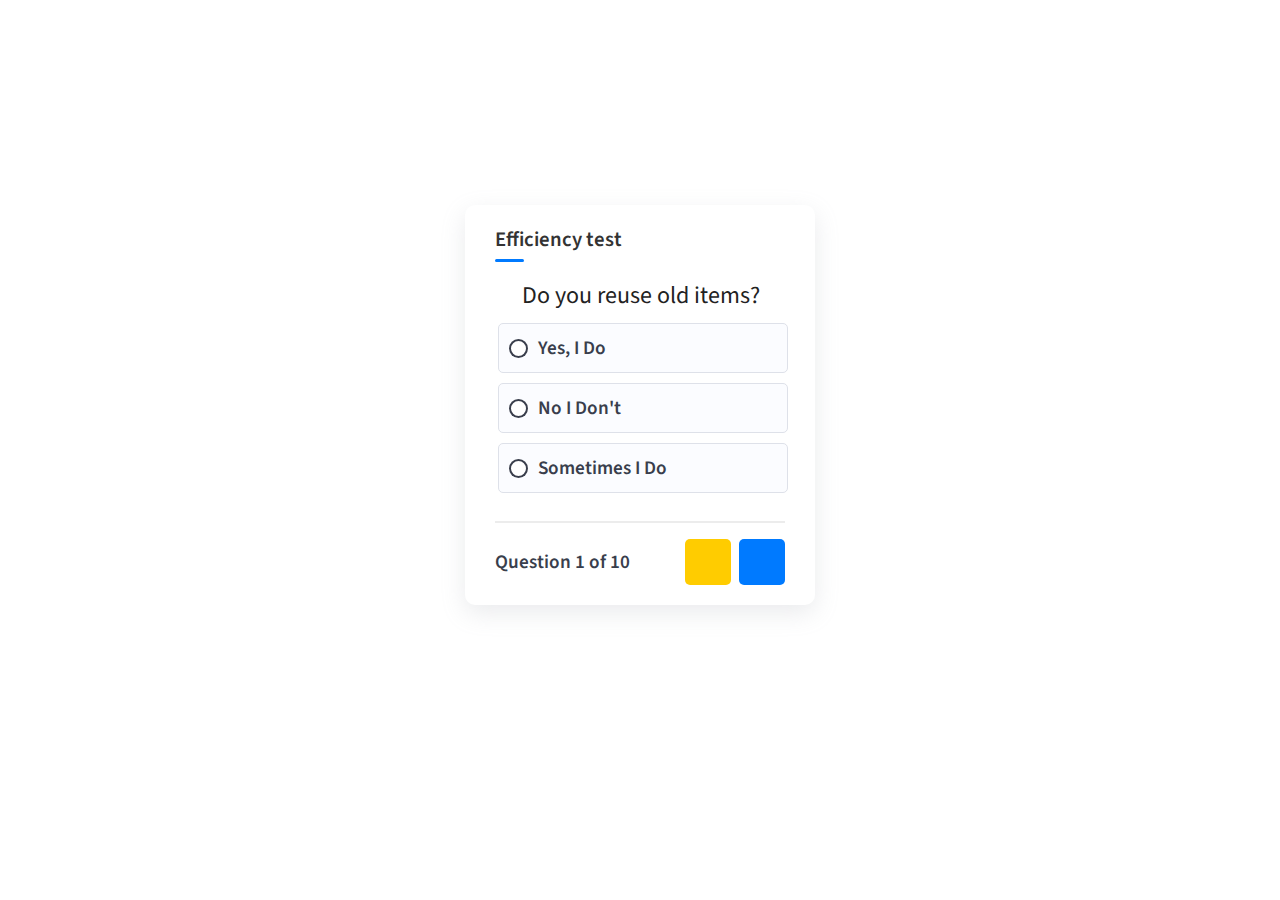
<file: index.html>
<!DOCTYPE html>
<html lang="en">
<head>
    <meta charset="UTF-8">
    <meta http-equiv="X-UA-Compatible" content="IE=edge">
    <meta name="viewport" content="width=device-width, initial-scale=1.0">
    <title>Quiz</title>
    <link rel="stylesheet" href="style.css">
    <link rel="stylesheet" href="https://cdnjs.cloudflare.com/ajax/libs/font-awesome/6.1.1/css/all.min.css" integrity="sha512-KfkfwYDsLkIlwQp6LFnl8zNdLGxu9YAA1QvwINks4PhcElQSvqcyVLLD9aMhXd13uQjoXtEKNosOWaZqXgel0g==" crossorigin="anonymous" referrerpolicy="no-referrer" />
</head>
<script src="main.js" defer></script>
<body>
    <div class="quiz-container">
        <div class="first-container">
            <div class="header">
                <h1 class="title">Efficiency test</h1>
                <div class="progress">
                    <div id="progress-value"></div>
                </div>
            </div>
            <div class="body">
                <span id="question">Do you compost?</span>

                <div class="option">
                    <label>
                        <input type="radio" id="yes" name="ans" value="yes">
                        <span>Yes, I do</span>
                    </label>
                </div>
                <div class="option">
                    <label>
                        <input type="radio" id="yes" name="ans" value="no">
                        <span>No I don't</span>
                    </label>
                </div>
                <div class="option"  style="margin-bottom: 16px;">
                    <label>
                        <input type="radio" id="yes" name="ans" value="sometimes">
                        <span>Sometimes I do</span>
                    </label>
                </div>
            </div>
        </div>
        <div class="second-container">
            <div class="footer">
                <hr color="#ececec" size="2">
                <div class="f">
                    <span id="question-id">1 of 10 questions</span>
                    <div class="buttons">
                        <button id="back" style="background-color: rgb(255, 204, 0);" class="navigation-button"><i class="fa-solid fa-arrow-left"></i></button>
                        <button id="next" style="background-color: rgb(0, 122, 255);" class="navigation-button"><i class="fa-solid fa-arrow-right"></i></button>
                    </div>
                </div>
            </div>
        </div>
    </div>
</body>
</html>
</file>
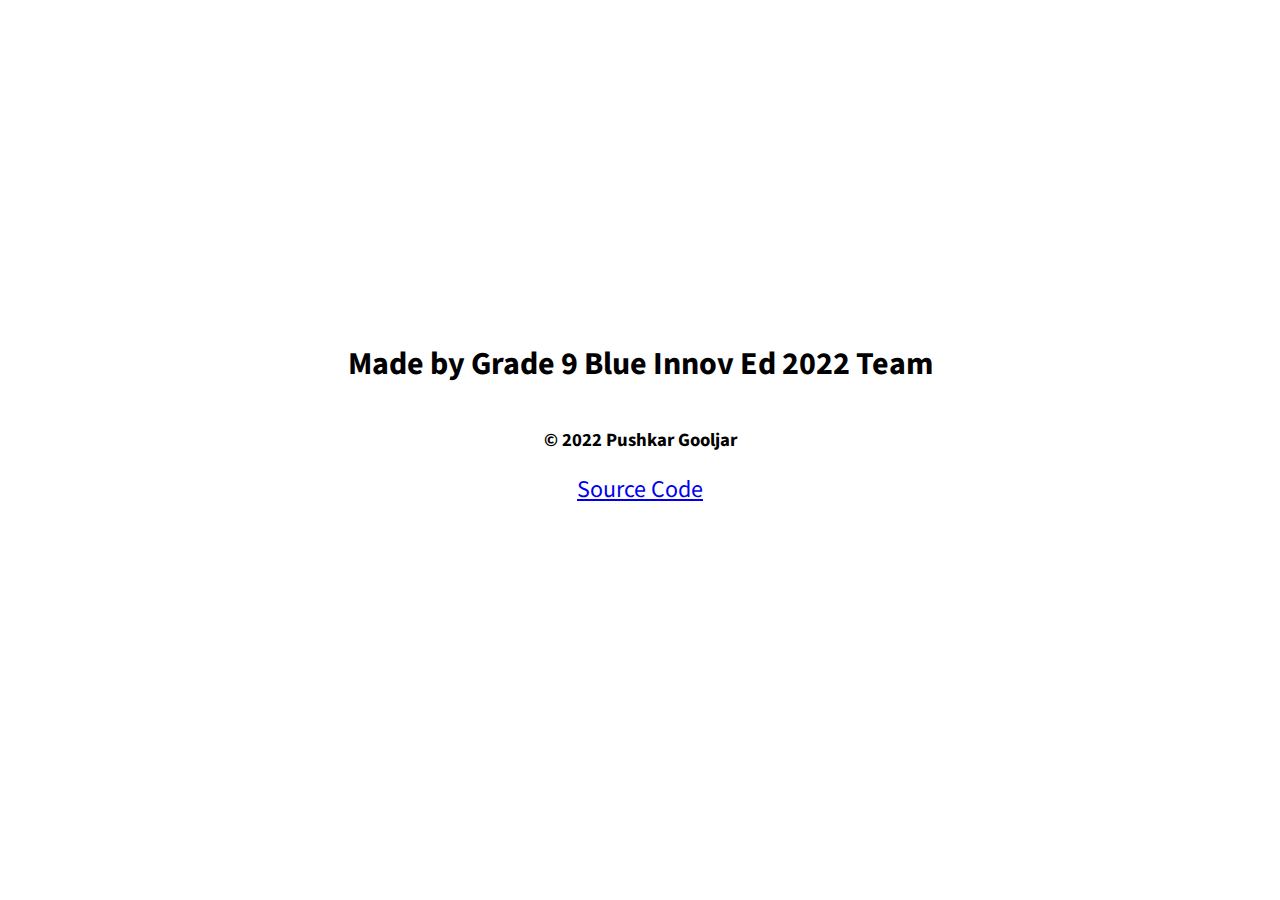
<file: about/index.html>
<!DOCTYPE html>
<html lang="en">
<head>
    <meta charset="UTF-8">
    <meta http-equiv="X-UA-Compatible" content="IE=edge">
    <meta name="viewport" content="width=device-width, initial-scale=1.0">
    <title>About</title>

    <style>
        @import url('https://fonts.googleapis.com/css2?family=Source+Sans+Pro:wght@400;600&display=swap');
        body {
            font-family: Source Sans Pro, sans-serif;
            min-height: 90vh;
            display: flex;
            flex-direction: column;
            justify-content: center;
            align-items: center;
            text-align: center;
        }

        a {
            font-size: 1.5em;
        }
    </style>
</head>
<body>
    <h1>Made by Grade 9 Blue Innov Ed 2022 Team</h1>
    <h3>&copy; 2022 Pushkar Gooljar</h3>
    <a href="https://github.com/PushkarGooljar-Python/resource-efficiency/">Source Code</a>
</body>
</html>
</file>
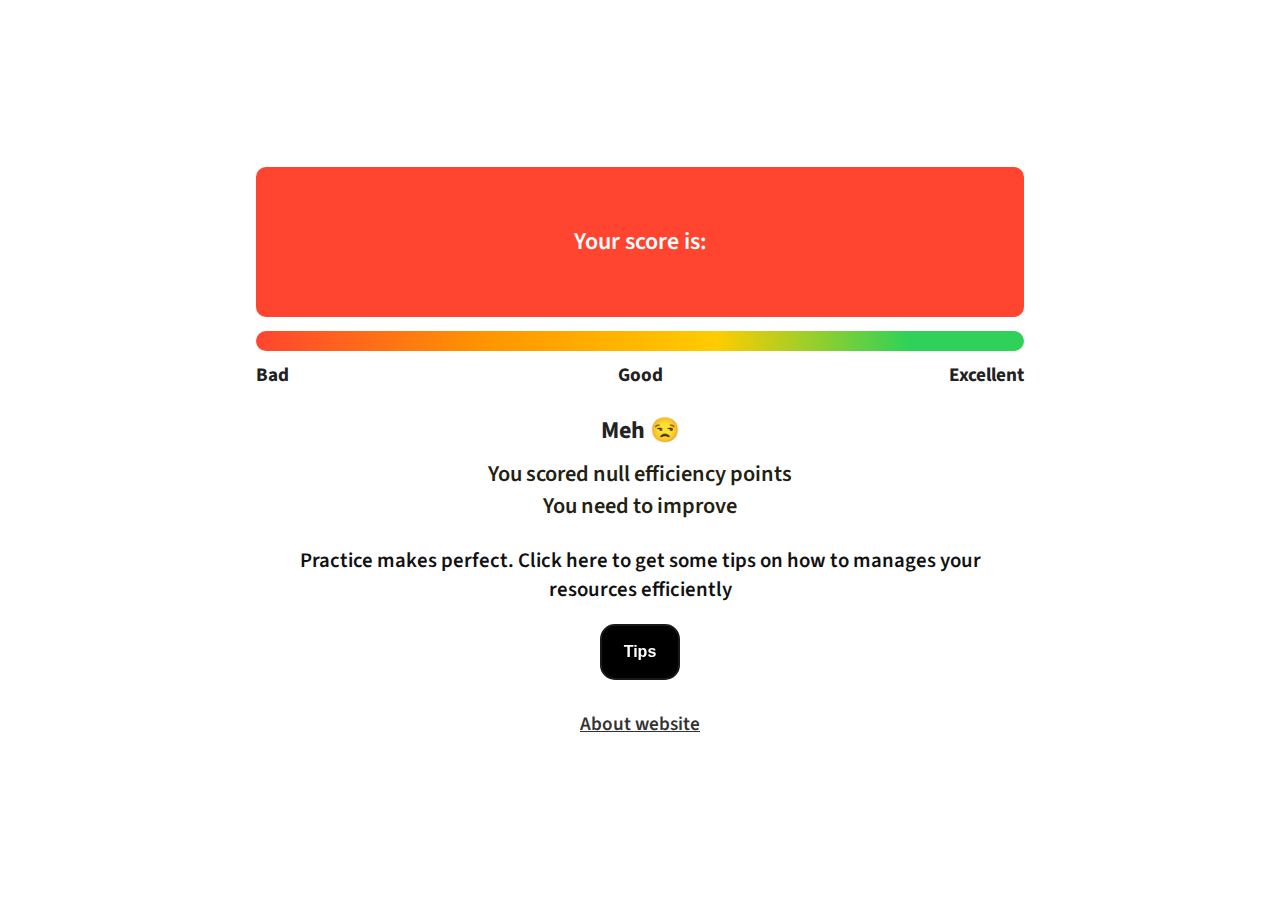
<file: results/index.html>
<!DOCTYPE html>
<html lang="en">
<head>
    <meta charset="UTF-8">
    <meta http-equiv="X-UA-Compatible" content="IE=edge">
    <meta name="viewport" content="width=device-width, initial-scale=1.0">
    <title>Results</title>
    <style>.disclaimer{display: none;}</style>
    <link rel="stylesheet" href="style.css">
</head>
<body>
    <div class="wrapper">
        <div class="cc">
            <div class="score-container" id="score-box">
                <div class="score-container-1">
                    <span>Your score is:</span>
                </div>
                <div class="score-container-2">
                    <h1 id="result-score-h1">100</h1>
                </div>
    
        </div>
    
        </div>
        <div class="progress-container">
            <div class="progress">
                <div class="progress-value" id="progress-bar"></div>
              </div> 
            <div class="levels">
                <span style="position: absolute; left: 0%;">Bad</span>
                <span>Good</span>
                <span style="position: absolute; right: 0%;">Excellent</span>
            </div>
        </div>
        <div class="note">
            <div class="greetings">
                <span id="results-greeting">Congrats 🎉</span>
            </div>
            <div class="message">
                <span id="results-message">You scored 100 efficiency points.<br> You are epic !</span>
            </div>
        </div>
    
        <div class="goto-tips">
            <span id="practice">
                Practice makes perfect. Click here to get some tips on how to manages your resources efficiently
            </span>
        </div>
        <div class="tips-btn-container">
            <a href="/tips/" target="_blank">
                <button class="button-1">Tips</button>
            </a>
        </div>
    
        <div class="about-container">
            <a href="/about/">About website</a>
        </div>
    
    </div>
<script src="main.js"></script>
</body>
</html>
</file>
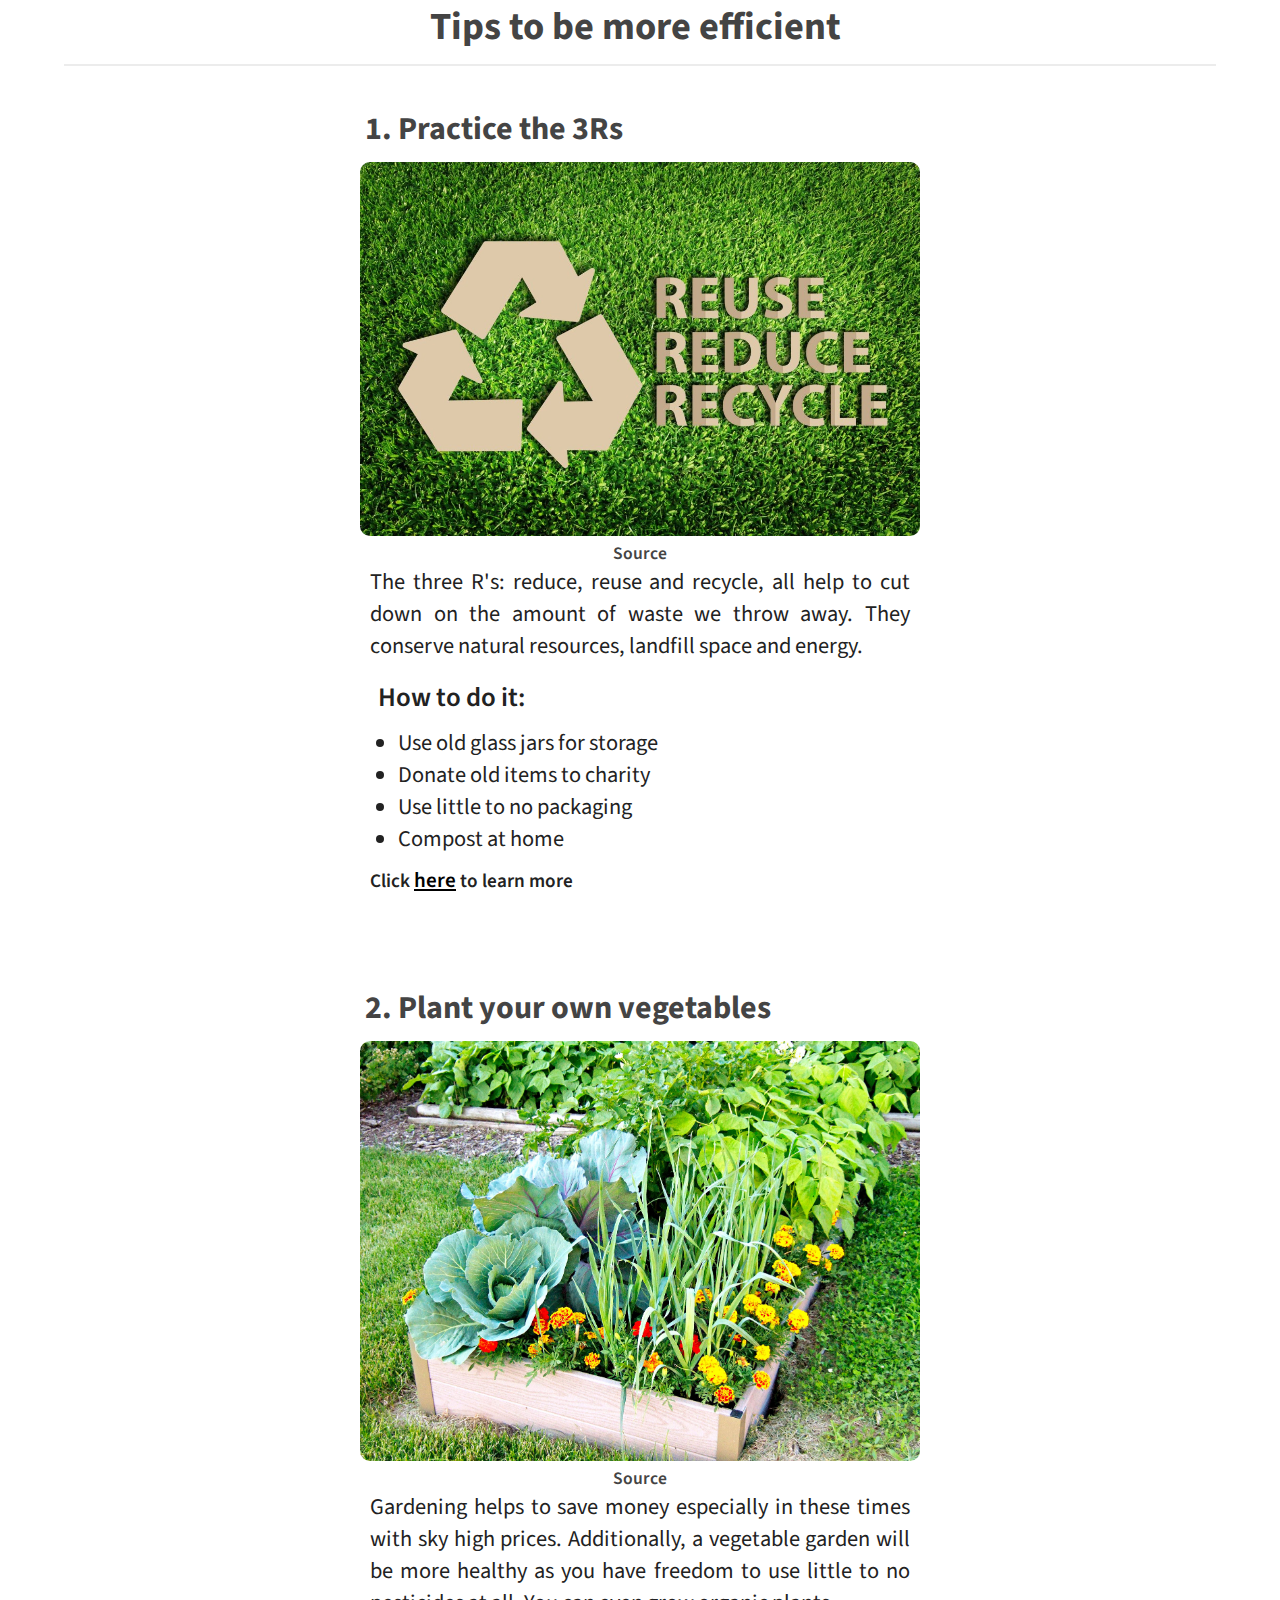
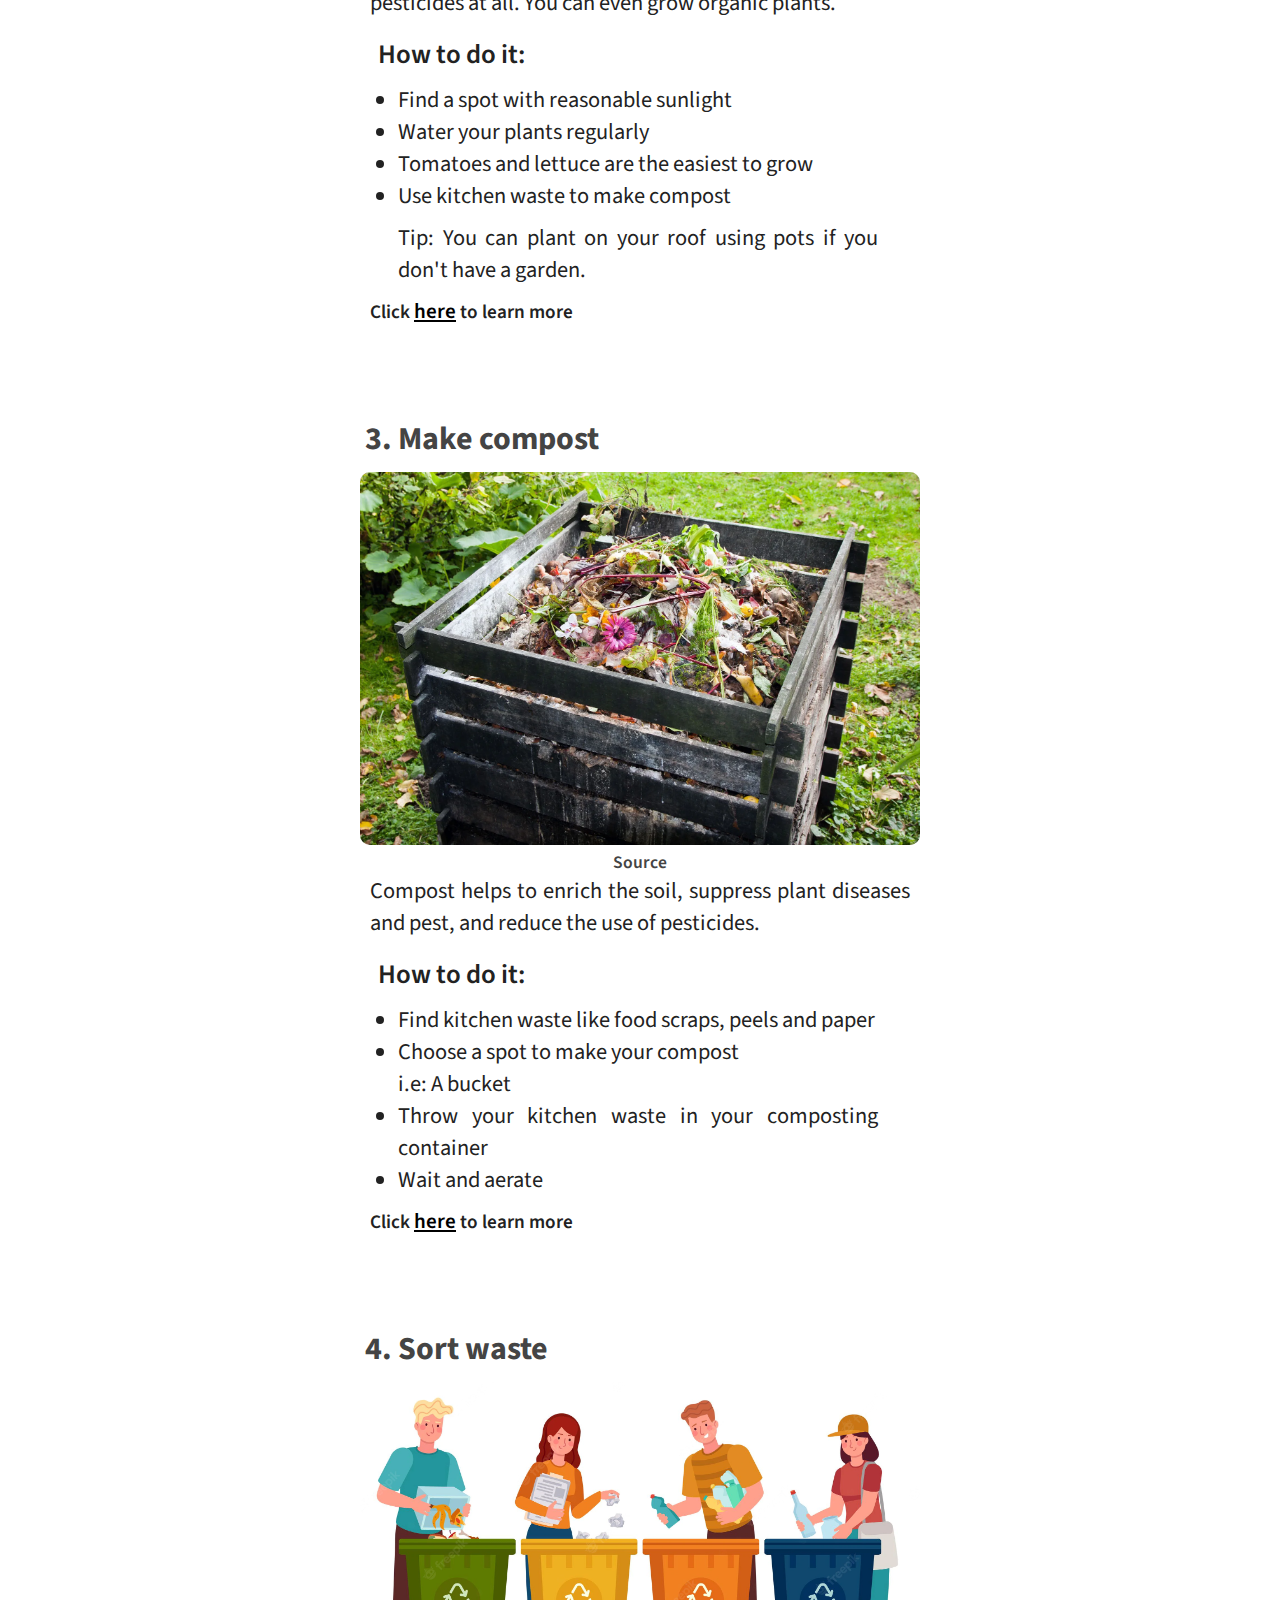
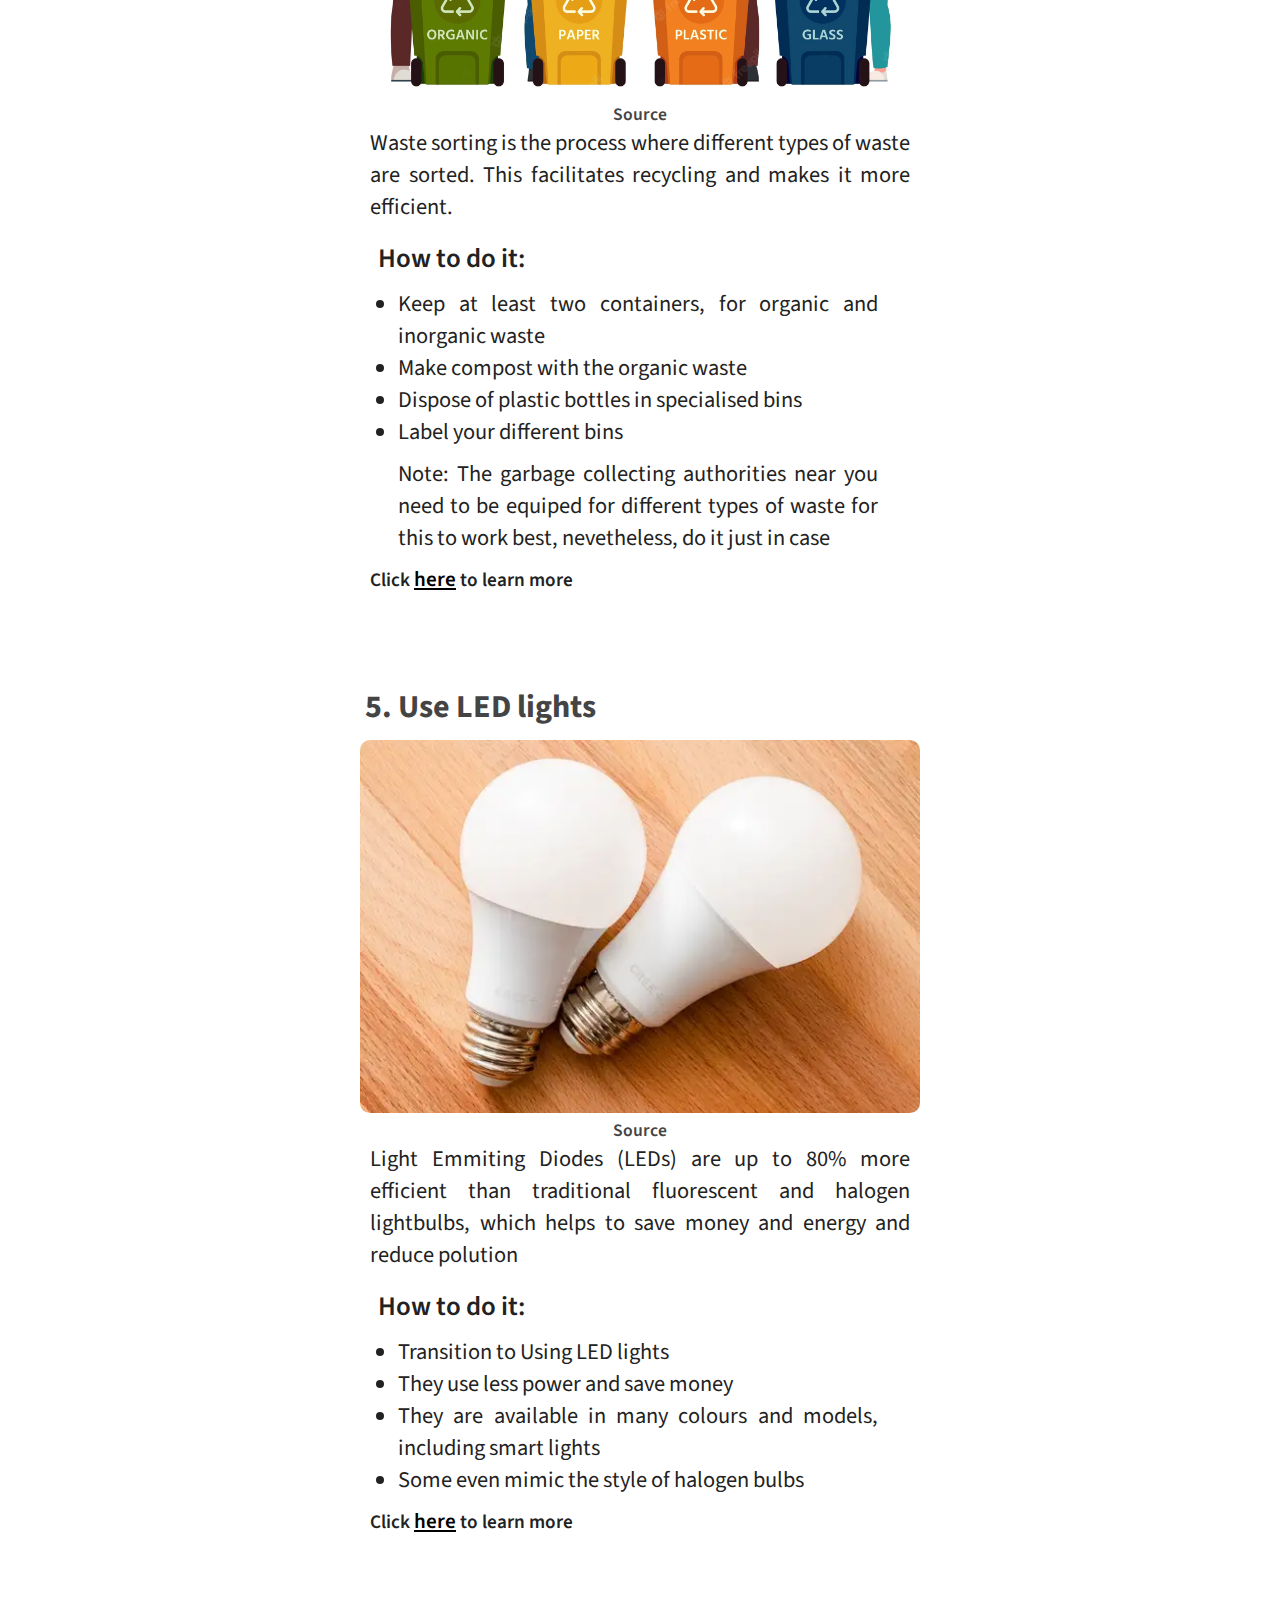
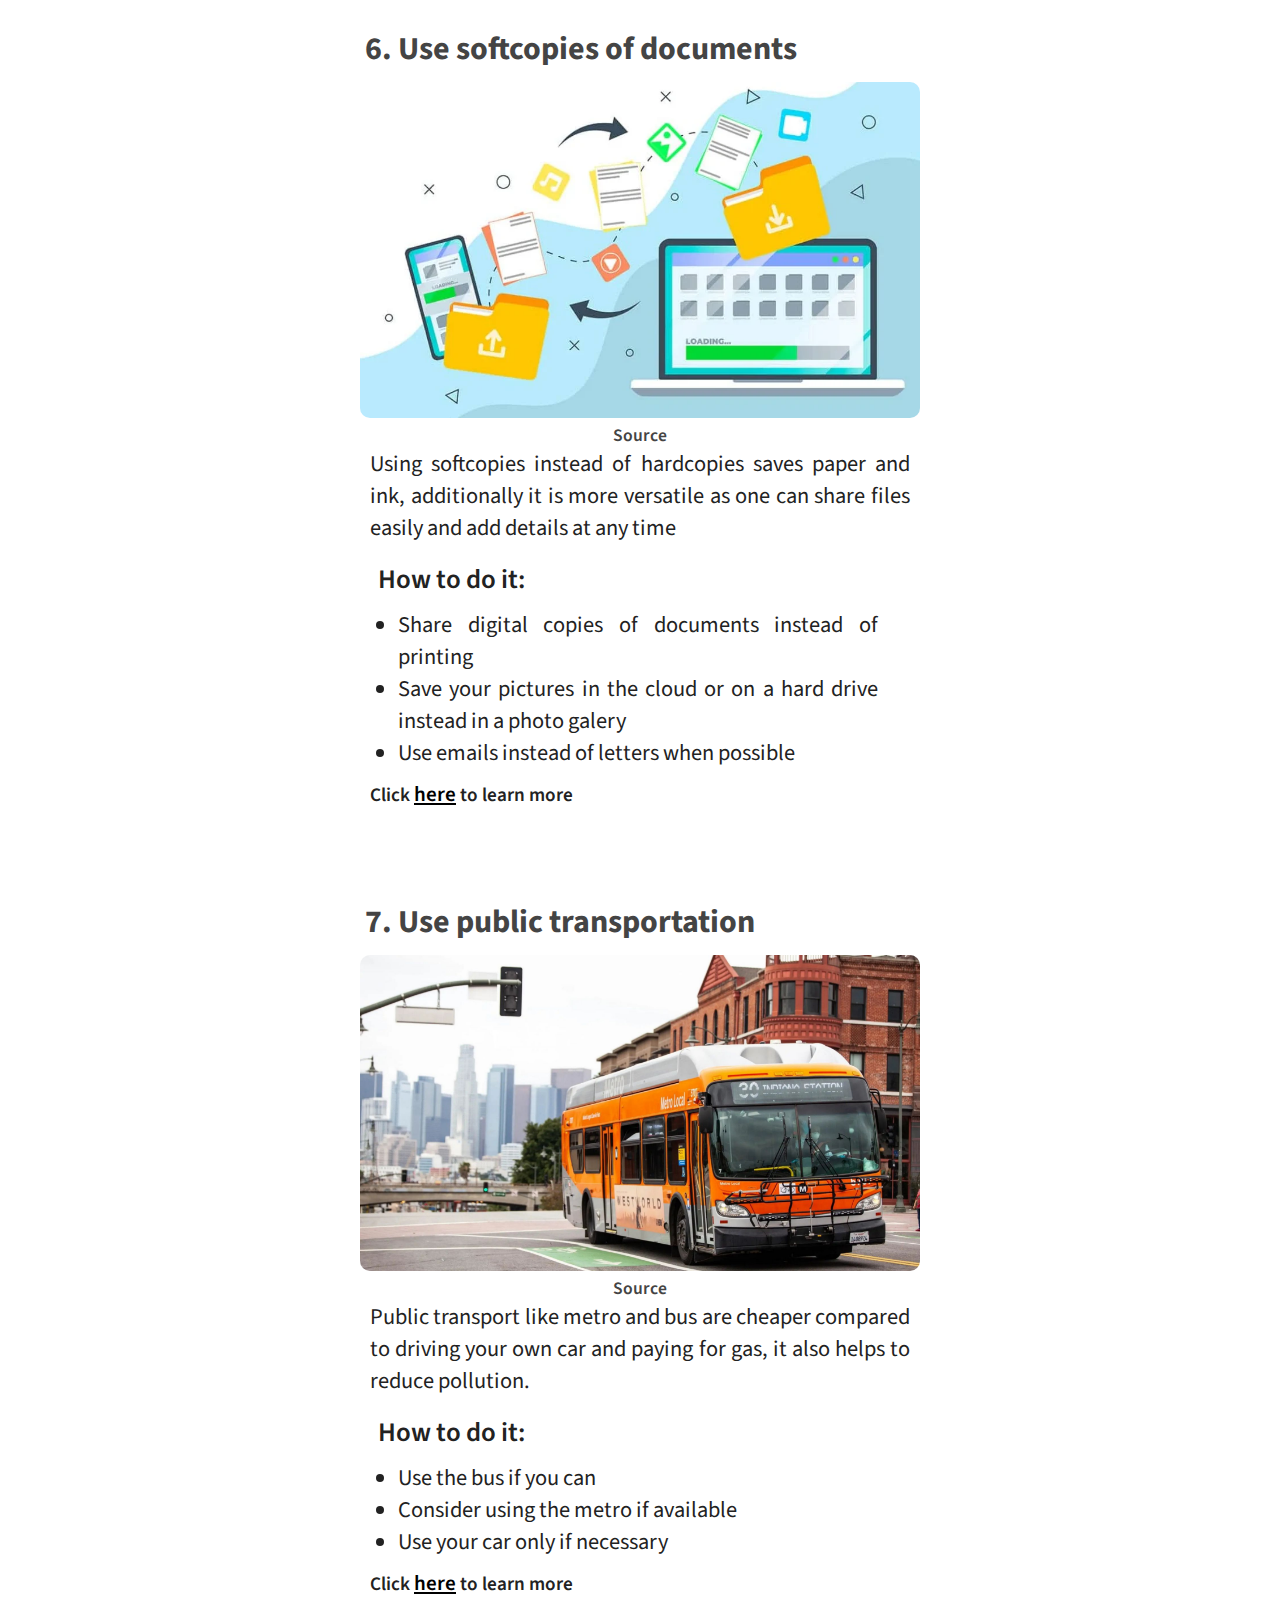
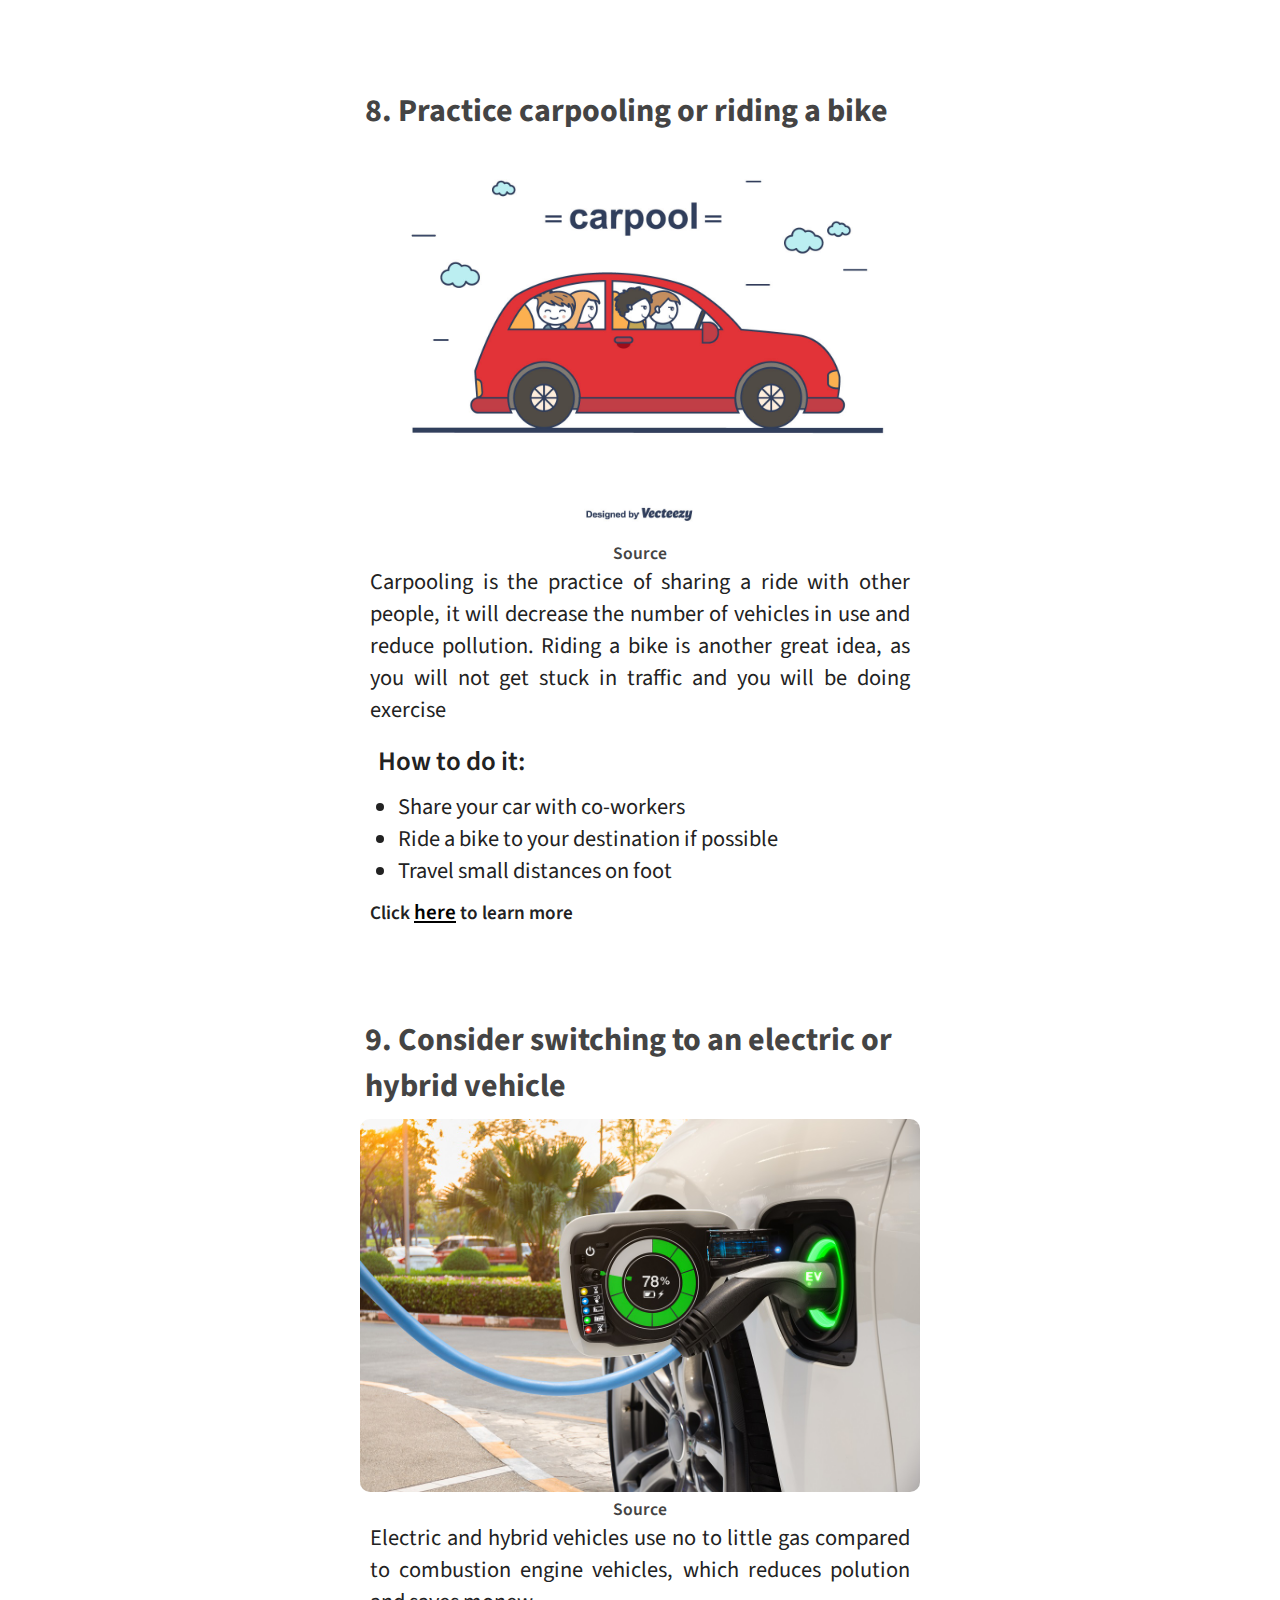
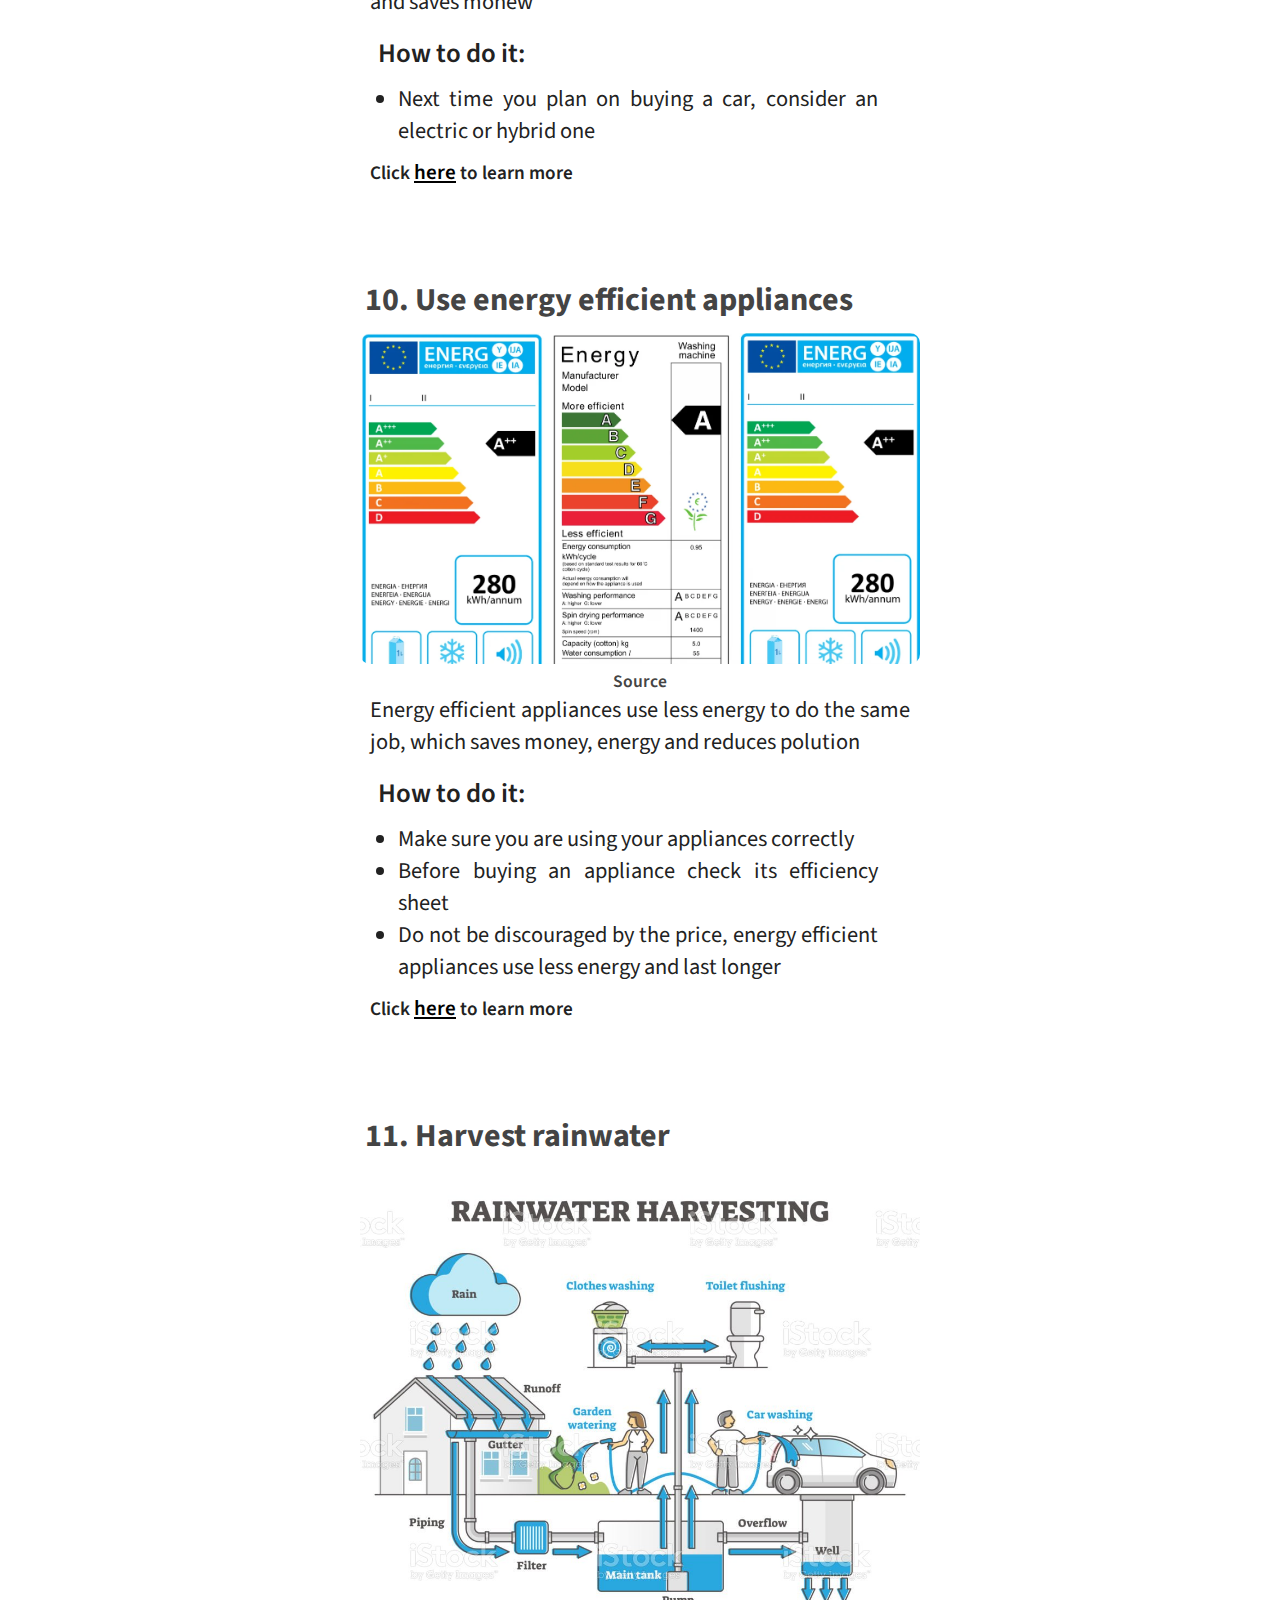
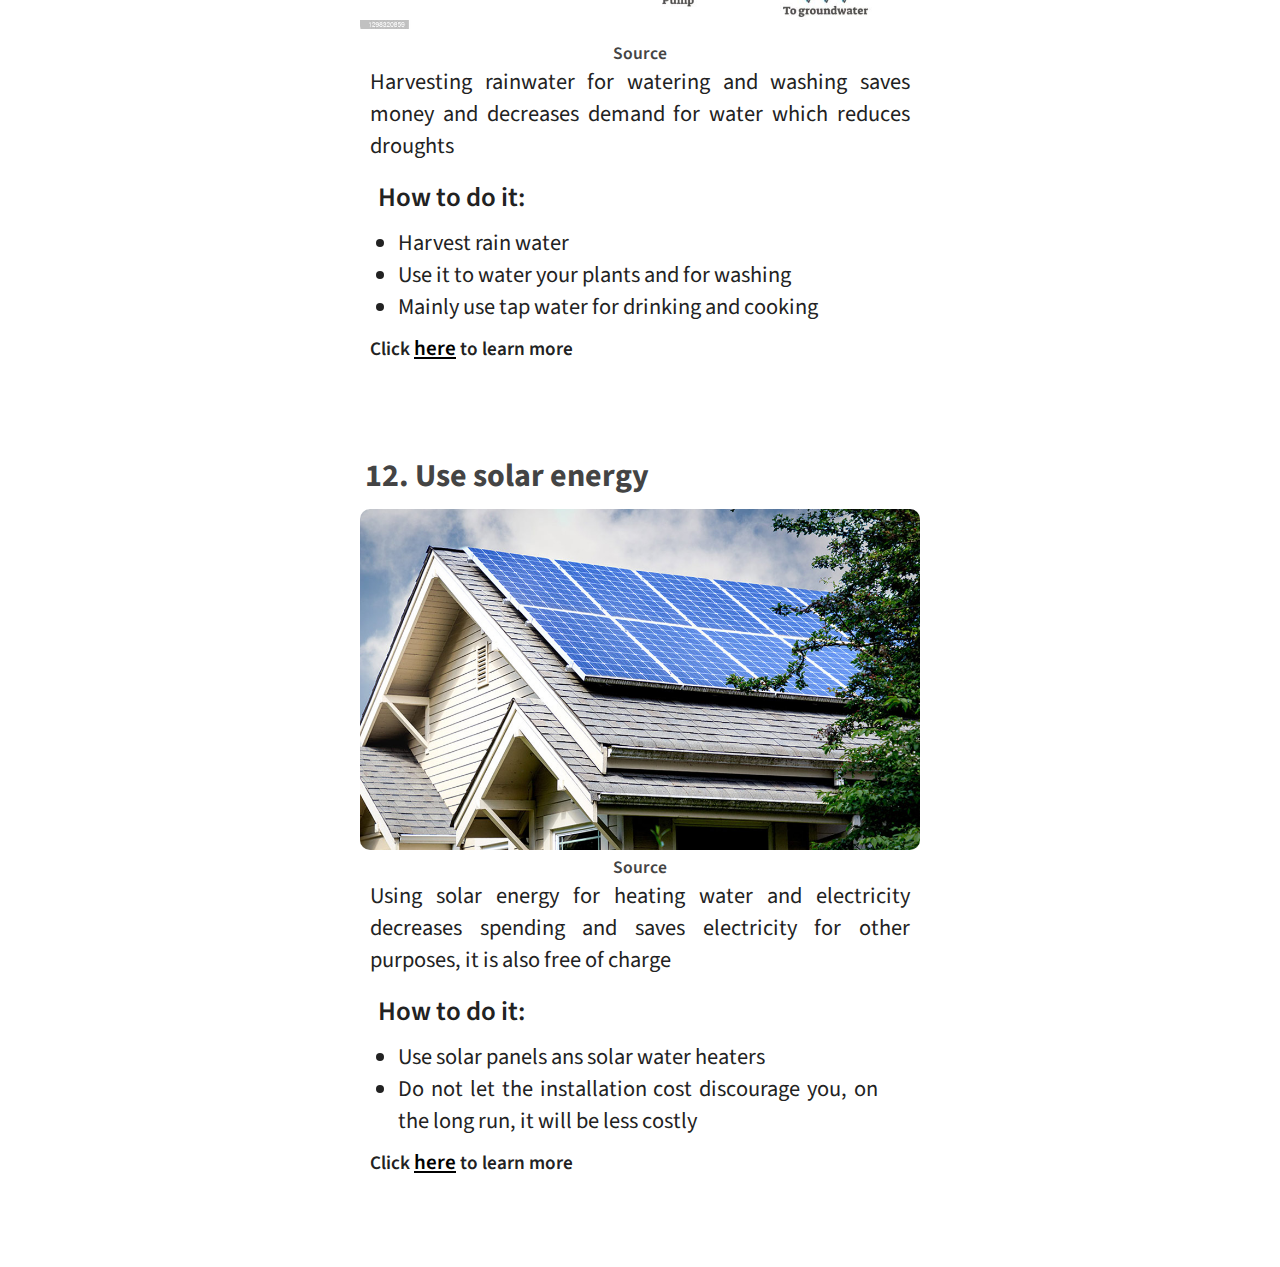
<file: tips/index.html>
<!DOCTYPE html>
<html lang="en">
<head>
    <meta charset="UTF-8">
    <meta http-equiv="X-UA-Compatible" content="IE=edge">
    <meta name="viewport" content="width=device-width, initial-scale=1.0">
    <title>Document</title>
    <link rel="stylesheet" href="style.css">
</head>
<body>
    <h1 class="title">Tips to be more efficient</h1>
    <hr width="90%" color="#ececec" style="display: block; margin-bottom: 40px;">
    <div class="tips">
        <h1>1. Practice the 3Rs</h1>
        <img src="img/3rs.jpg" alt="">
        <a href="https://www.linkedin.com/pulse/ever-wondered-why-3rs-important-abhishek-gupta" target="_blank">Source</a>
        <p>The three R's: reduce, reuse and recycle, all help to cut down on the amount of waste we throw away. They conserve natural resources, landfill space and energy.</p>
        <ul>
            <span>How to do it:</span>
            <li>Use old glass jars for storage</li>
            <li>Donate old items to charity</li>
            <li>Use little to no packaging</li>
            <li>Compost at home</li>
        </ul>
        <span class="more">Click <a target="_blank" href="https://www.gov.sg/article/how-to-practise-the-3rs">here</a> to learn more</span>
    </div>

    <div class="tips">
        <h1>2. Plant your own vegetables</h1>
        <img src="img/vegetable_garden.jpg" alt="">
        <a href="https://www.bhg.com/gardening/vegetable/vegetables/when-to-plant-vegetables/" target="_blank">Source</a>
        <p>Gardening helps to save money especially in these times with sky high prices. Additionally, a vegetable garden will be more healthy as you have freedom to use little to no pesticides at all. You can even grow organic plants.</p>
        <ul>
            <span>How to do it:</span>
            <li>Find a spot with reasonable sunlight</li>
            <li>Water your plants regularly</li>
            <li>Tomatoes and lettuce are the easiest to grow</li>
            <li>Use kitchen waste to make compost</li>
            <h4 style="font-weight: 400; padding-top:10px;">Tip: You can plant on your roof using pots if you don't have a garden.</h4>
        </ul>
        <span class="more">Click <a target="_blank" href="https://blog.nationwide.com/tips-for-planting-garden/">here</a> to learn more</span>
    </div>

    <div class="tips">
        <h1>3. Make compost</h1>
        <img src="img/compost.webp" alt="">
        <a href="https://www.bhg.com/gardening/vegetable/vegetables/when-to-plant-vegetables/" target="_blank">Source</a>
        <p>Compost helps to enrich the soil, suppress plant diseases and pest, and reduce the use of pesticides.</p>
        <ul>
            <span>How to do it:</span>
            <li>Find kitchen waste like food scraps, peels and paper</li>
            <li>Choose a spot to make your compost  <br>i.e: A bucket</li>
            <li>Throw your kitchen waste in your composting container</li>
            <li>Wait and aerate</li>
        </ul>
        <span class="more">Click <a target="_blank" href="https://www.epa.gov/recycle/composting-home">here</a> to learn more</span>
    </div>

    <div class="tips">
        <h1>4. Sort waste</h1>
        <img src="img/sorting.webp" alt="">
        <a href="https://www.freepik.com/premium-vector/people-sorting-garbage-men-women-separate-waste-throwing-trash-into-recycling-bins-ecology-lifestyle-vector-illustration-waste-garbage-throwing-rubbish-environmental-segregation_16814245.htm" target="_blank">Source</a>
        <p>Waste sorting is the process where different types of waste are sorted. This facilitates recycling and makes it more efficient.</p>
        <ul>
            <span>How to do it:</span>
            <li>Keep at least two containers, for organic and inorganic waste</li>
            <li>Make compost with the organic waste</li>
            <li>Dispose of plastic bottles in specialised bins</li>
            <li>Label your different bins</li>
            <h4 style="font-weight: 400; padding-top:10px;">Note: The garbage collecting authorities near you need to be equiped for different types of waste for this to work best, nevetheless, do it just in case</h4>
        </ul>
        <span class="more">Click <a target="_blank" href="https://waste4change.com/blog/waste-sorting-at-home-little-act-with-big-impact/">here</a> to learn more</span>
    </div>

    <div class="tips">
        <h1>5. Use LED lights</h1>
        <img src="img/led_light.webp" alt="">
        <a href="https://cdn.thewirecutter.com/wp-content/uploads/2019/02/ledlightbulbs-lowres-0178.jpg?auto=webp&quality=60&width=570" target="_blank">Source</a>
        <p>Light Emmiting Diodes (LEDs) are up to 80% more efficient than traditional fluorescent and halogen lightbulbs, which helps to save money and energy and reduce polution</p>
        <ul>
            <span>How to do it:</span>
            <li>Transition to Using LED lights</li>
            <li>They use less power and save money</li>
            <li>They are available in many colours and models, including smart lights</li>
            <li>Some even mimic the style of halogen bulbs</li>
        </ul>
        <span class="more">Click <a target="_blank" href="https://www.sitelogiq.com/blog/10-advantages-led-lighting/">here</a> to learn more</span>
    </div>

    <div class="tips">
        <h1>6. Use softcopies of documents</h1>
        <img src="img/softcopy.webp" alt="">
        <a href="https://techcult.com/what-is-a-computer-file/" target="_blank">Source</a>
        <p>Using softcopies instead of hardcopies saves paper and ink, additionally it is more versatile as one can share files easily and add details at any time</p>
        <ul>
            <span>How to do it:</span>
            <li>Share digital copies of documents instead of printing</li>
            <li>Save your pictures in the cloud or on a hard drive instead in a photo galery</li>
            <li>Use emails instead of letters when possible</li>
        </ul>
        <span class="more">Click <a target="_blank" href="https://www.which.co.uk/news/article/how-to-digitise-your-photos-four-ways-to-bring-new-life-to-old-memories-allRE9u7aDPx">here</a> to learn more</span>
    </div>

    <div class="tips">
        <h1>7. Use public transportation</h1>
        <img src="img/public_transport.jpg" alt="">
        <a href="https://www.marca.com/en/lifestyle/us-news/2022/05/02/626feffd22601d95488b457a.html" target="_blank">Source</a>
        <p>Public transport like metro and bus are cheaper compared to driving your own car and paying for gas, it also helps to reduce pollution.</p>
        <ul>
            <span>How to do it:</span>
            <li>Use the bus if you can</li>
            <li>Consider using the metro if available</li>
            <li>Use your car only if necessary</li>
        </ul>
        <span class="more">Click <a target="_blank" href="https://www.remix.com/blog/8-benefits-of-public-transportation">here</a> to learn more</span>
    </div>

    <div class="tips">
        <h1>8. Practice carpooling or riding a bike</h1>
        <img src="img/carpool.jpg" alt="">
        <a href="https://www.vecteezy.com/vector-art/143153-carpool-vector" target="_blank">Source</a>
        <p>Carpooling is the practice of sharing a ride with other people, it will decrease the number of vehicles in use and reduce pollution. Riding a bike is another great idea, as you will not get stuck in traffic and you will be doing exercise</p>
        <ul>
            <span>How to do it:</span>
            <li>Share your car with co-workers</li>
            <li>Ride a bike to your destination if possible</li>
            <li>Travel small distances on foot</li>
        </ul>
        <span class="more">Click <a target="_blank" href="https://www.uottawa.ca/parking/carpooling/benefits-of-carpooling">here</a> to learn more</span>
    </div>

    <div class="tips">
        <h1>9. Consider switching to an electric or hybrid vehicle</h1>
        <img src="img/electric_cars.jpg" alt="">
        <a href="https://www.smartcitiesworld.net/opinions/opinions/are-the-barriers-to-electric-cars-lower-than-we-think" target="_blank">Source</a>
        <p>Electric and hybrid vehicles use no to little gas compared to combustion engine vehicles, which reduces polution and saves monew</p>
        <ul>
            <span>How to do it:</span>
            <li>Next time you plan on buying a car, consider an electric or hybrid one</li>
        </ul>
        <span class="more">Click <a target="_blank" href="https://www.edfenergy.com/electric-cars/benefits">here</a> to learn more</span>
    </div>

    <div class="tips">
        <h1>10. Use energy efficient appliances</h1>
        <img src="img/energy_label.webp" alt="">
        <a href="https://www.bennettinstitute.cam.ac.uk/blog/eu-energy-label-bumpy-way-towards-good-policy/" target="_blank">Source</a>
        <p>Energy efficient appliances use less energy to do the same job, which saves money, energy and reduces polution</p>
        <ul>
            <span>How to do it:</span>
            <li>Make sure you are using your appliances correctly</li>
            <li>Before buying an appliance check its efficiency sheet</li>
            <li>Do not be discouraged by the price, energy efficient appliances use less energy and last longer</li>
        </ul>
        <span class="more">Click <a target="_blank" href="https://learn.eartheasy.com/guides/energy-efficient-appliances/">here</a> to learn more</span>
    </div>

    <div class="tips">
        <h1>11. Harvest rainwater</h1>
        <img src="img/rainwater_harvesting.jpg" alt="">
        <a href="https://www.istockphoto.com/vector/rainwater-harvesting-as-water-resource-accumulation-for-home-outline-concept-gm1298320859-391201641" target="_blank">Source</a>
        <p>Harvesting rainwater for watering and washing saves money and decreases demand for water which reduces droughts</p>
        <ul>
            <span>How to do it:</span>
            <li>Harvest rain water</li>
            <li>Use it to water your plants and for washing</li>
            <li>Mainly use tap water for drinking and cooking</li>
        </ul>
        <span class="more">Click <a target="_blank" href="https://byjus.com/biology/rainwater-harvesting/">here</a> to learn more</span>
    </div>

    <div class="tips">
        <h1>12. Use solar energy</h1>
        <img src="img/solar_panels.jpg" alt="">
        <a href="https://www.homedepot.com/c/ab/types-of-solar-panels/9ba683603be9fa5395fab901e8e5190c" target="_blank">Source</a>
        <p>Using solar energy for heating water and electricity decreases spending and saves electricity for other purposes, it is also free of charge</p>
        <ul>
            <span>How to do it:</span>
            <li>Use solar panels ans solar water heaters</li>
            <li>Do not let the installation cost discourage you, on the long run, it will be less costly</li>
        </ul>
        <span class="more">Click <a target="_blank" href="https://www.greenmatch.co.uk/blog/2014/09/7-benefits-of-using-solar-energy">here</a> to learn more</span>
    </div>
</body>
</html>
</file>
<file: style.css>
@import url("https://fonts.googleapis.com/css2?family=Source+Sans+Pro:wght@400;600&display=swap");
* {
  margin: 0;
  padding: 0;
  box-sizing: border-box;
  -webkit-user-select: none;
     -moz-user-select: none;
      -ms-user-select: none;
          user-select: none;
  -webkit-tap-highlight-color: transparent;
}

body {
  min-height: 90vh;
  display: flex;
  justify-content: center;
  align-items: center;
}

.disclaimer {
  display: none;
}

.quiz-container {
  box-shadow: rgba(149, 157, 165, 0.2) 0px 8px 24px;
  width: 350px;
  height: 400px;
  border-radius: 10px;
  padding: 20px 30px;
  display: flex;
  flex-direction: column;
  justify-content: space-between;
}

.title {
  font-family: Source Sans Pro, sans-serif;
  color: #333;
  font-size: 1.3em;
  font-weight: 600;
}

.progress {
  width: 100%;
  margin-top: 5px;
}

#progress-value {
  background-color: rgb(0, 122, 255);
  height: 0.2em;
  width: 10%;
  border-radius: 0.1em;
}

.body {
  margin-top: 16px;
}

.option {
  align-items: center;
  border: 1px solid #dee1e9;
  font-weight: 700;
  margin: 3px;
  text-transform: uppercase;
  width: 100%;
  border-radius: 5px;
  color: #393e4c;
  background: #fbfcff;
  margin-bottom: 10px;
}

input[type=radio] {
  display: none;
}

label {
  display: block;
  cursor: pointer;
  font-weight: 600;
  margin-bottom: 0;
  -webkit-tap-highlight-color: rgba(0, 0, 0, 0);
  font-family: Source Sans Pro;
  font-size: 1.2em;
  text-transform: capitalize;
}

label span {
  display: inline-flex;
  align-items: center;
  padding: 10px 20px 10px 10px;
  border-radius: 31px;
  transition: 0.25s ease;
  -webkit-tap-highlight-color: rgba(0, 0, 0, 0);
}

label span:before {
  content: "";
  background-color: #fff;
  width: 1em;
  height: 1em;
  border-radius: 50%;
  margin-right: 10px;
  transition: 0.25s ease;
  box-shadow: inset 0 0 0 2px #393e4c;
  -webkit-tap-highlight-color: rgba(0, 0, 0, 0);
}

input[type=radio]:checked + span:before {
  box-shadow: inset 0 0 0 5px rgb(0, 122, 255);
}

#question {
  font-family: Source Sans Pro, sans-serif;
  color: #222;
  font-size: 1.5em;
  font-weight: 400;
  text-align: center;
  display: block;
  padding-left: 2px;
  margin-bottom: 10px;
}

.footer {
  width: 100%;
  display: flex;
  flex-direction: column;
}
.footer span {
  font-family: Source Sans Pro, sans-serif;
  font-weight: 600;
  color: #393e4c;
  font-size: 1.2em;
}
.footer div {
  display: flex;
  flex-direction: row;
  justify-content: space-between;
  align-items: center;
}

.navigation-button {
  height: 46px;
  width: 46px;
  border: none;
  border-radius: 5px;
  margin-left: 8px;
  cursor: pointer;
}
.navigation-button i {
  color: white;
  font-size: 1.5em;
}

.f {
  width: 100%;
  display: flex;
  align-items: center;
  justify-content: center;
  margin-top: 16px;
}

.buttons {
  display: flex;
  align-items: center;
  height: 100%;
}/*# sourceMappingURL=style.css.map */
</file>
<file: results/style.css>
@import url('https://fonts.googleapis.com/css2?family=Source+Sans+Pro:wght@300;400;600;700&display=swap');

:root {
    --progress-percent: 0%;
}

* {
    margin: 0;
    padding: 0;
    box-sizing: border-box;
}

body {
    height: 100vh;
    display: flex;
    flex-direction: column;
    justify-content: center;
    align-items: center;
    overflow-y: scroll;
    overflow-x: hidden;
}

.cc {
    width: 100vw;
    display: flex;
    justify-content: center;
    align-content: center;
    margin-bottom: 10px;
    margin-top: 4px;
}

.score-container {
    background-color: rgb(48, 209, 88);
    border-radius: 10px;
    display: flex;
    flex-direction: column;
    justify-content: center;
    align-items: center;
    height: 150px;
    width: 90vw;
}

.score-container-1 {
    display: flex;
    justify-content: center;
    align-items: center;
}

.score-container-2 {
    display: flex;
    justify-content: center;
    align-items: center;
    max-height: 6em;
}


.score-container span {
    font-family: Source Sans Pro, sans-serif;
    font-weight: 600;
    font-size: 1.5em;
    color: #fff;
}

.score-container-2 h1 {
    font-family: Source Sans Pro, sans-serif;
    font-weight: 600;
    font-size: 5em;
    color: #fff;
}

.progress-container {
    width: 100vw;
    display: flex;
    flex-direction: column;
    justify-content: center;
    align-items: center;
    margin-top: -16px;
}

.levels {
    display: flex;
    justify-content: center;
    align-items: center;
    position: relative;
    width: 90vw;
}

.levels span {
    font-family: Source Sans Pro, sans-serif;
    font-weight: 700;
    font-size: 1.2em;
    color: #222;
}

.progress {
    /* background: rgba(255,255,255,0.1); */
    justify-content: flex-start;
    border-radius: 100px;
    align-items: center;
    position: relative;
    /* padding: 0 5px; */
    margin-top: 10px;
    display: flex;
    height: 40px;
    width: 90vw;
}
  
.progress-value {
animation: load 3s normal forwards;
/* box-shadow: 0 10px 40px -10px #000; */
border-radius: 100px;
background: linear-gradient(to right, #ff4530, #ff9500, #ffcc00 60%, #30d158 85%);
height: 20px;
width: 100%;
}

@keyframes load {
0% { width: 0; }
100% { width: var(--progress-percent); }
}

.greetings {
    width: 100vw;
    display: flex;
    justify-content: center;
    align-items: center;
    margin-top: 24px;
}

.message {
    margin-top: 10px;
    display: flex;
    justify-content: center;
    align-items: center;
}

#results-greeting {
    font-family: Source Sans Pro, sans-serif;
    font-weight: 700;
    font-size: 1.5em;
    color: #222;
}

#results-message {
    font-family: Source Sans Pro, sans-serif;
    width: 90vw;
    font-weight: 600;
    font-size: 1.4em;
    text-align: center;
    color: #222111;
}

.goto-tips {
    margin-top: 24px;
    width: 100vw;
    display: flex;
    justify-content: center;
    align-items: center;
}

#practice {
    font-family: Source Sans Pro, sans-serif;
    font-weight: 600;
    font-size: 1.3em;
    color: #111;
    text-align: center;
}

.button-1 {
    appearance: none;
    background-color: #000000;
    border: 2px solid #1A1A1A;
    border-radius: 15px;
    box-sizing: border-box;
    color: #FFFFFF;
    cursor: pointer;
    display: inline-block;
    font-family: Roobert,-apple-system,BlinkMacSystemFont,"Segoe UI",Helvetica,Arial,sans-serif,"Apple Color Emoji","Segoe UI Emoji","Segoe UI Symbol";
    font-size: 16px;
    font-weight: 600;
    line-height: normal;
    margin: 0;
    height: 56px;
    min-width: 0;
    outline: none;
    text-align: center;
    text-decoration: none;
    transition: all 300ms cubic-bezier(.23, 1, 0.32, 1);
    user-select: none;
    -webkit-user-select: none;
    touch-action: manipulation;
    width: 80px;
    will-change: transform;
    -webkit-tap-highlight-color: transparent;
  }
  
  .button-1:disabled {
    pointer-events: none;
  }
  
  .button-1:hover {
    box-shadow: rgba(0, 0, 0, 0.25) 0 8px 15px;
    transform: translateY(-2px);
  }
  
  .button-1:active {
    box-shadow: none;
    transform: translateY(0);
  }

.tips-btn-container {
    margin-top: 20px;
    width: 100vw;
    display: flex;
    justify-content: center;
    align-items: center;
}

#practice {
    width: 90vw;
}

.about-container {
    width: 100vw;
    display: flex;
    justify-content: center;
    align-items: center;
    margin-top: 30px;
}

.about-container a {
    font-family: Source Sans Pro, sans-serif;
    font-weight: 600;
    font-size: 1.2em;
    color: #333;
    -webkit-tap-highlight-color: transparent;
}

  
.wrapper {
    width: 100%;
}


@media all and (min-width: 1200px) {

    .score-container {
        width: 60vw;
    }

    .progress {
        width: 60vw;
    }

    .levels {
        width: 60vw;
    }

    #practice {
        width: 60vw;
    }
}
</file>
<file: tips/style.css>
@import url("https://fonts.googleapis.com/css2?family=Source+Sans+Pro:wght@400;600&display=swap");
* {
  padding: 0;
  margin: 0;
  box-sizing: border-box;
}

body {
  min-height: 90vh;
  display: flex;
  flex-direction: column;
  justify-content: center;
  align-items: center;
}

.title {
  display: block;
  width: 100%;
  text-align: center;
  font-size: 2.4em;
}

.tips {
  width: 560px;
  display: flex;
  flex-direction: column;
  align-items: center;
  padding: 0 10px;
  margin-bottom: 80px;
}

h1 {
  font-family: Source Sans Pro;
  color: #444;
  font-size: 2em;
  display: block;
  width: 100%;
  margin: 0 0 10px -10px;
}

img {
  width: 560px;
  border-radius: 10px;
}

a {
  text-decoration: none;
  font-family: Source Sans Pro;
  color: #444;
  font-weight: 600;
  font-size: 1.1em;
  margin-top: 5px;
}

p {
  font-family: Source Sans Pro;
  font-size: 1.4em;
  color: #222;
  text-align: justify;
}

span {
  font-family: Source Sans Pro;
  font-size: 1.2em;
  font-weight: 600;
  color: #222;
  text-align: justify;
  display: block;
  margin-bottom: 10px;
  margin-left: -20px;
}

ul {
  font-family: Source Sans Pro;
  font-size: 1.4em;
  color: #222;
  text-align: justify;
  margin-left: -64px;
  width: 100%;
  padding-left: 60px;
  margin-top: 16px;
}

.more {
  display: block;
  width: 100%;
  padding: 10px 0 0 10px;
}
.more a {
  text-decoration: underline;
  color: black;
}

@media all and (max-width: 728px) {
  img {
    width: 92vw;
    border-radius: 10px;
  }

  .tips {
    width: 95vw;
  }
}/*# sourceMappingURL=style.css.map */
</file>
